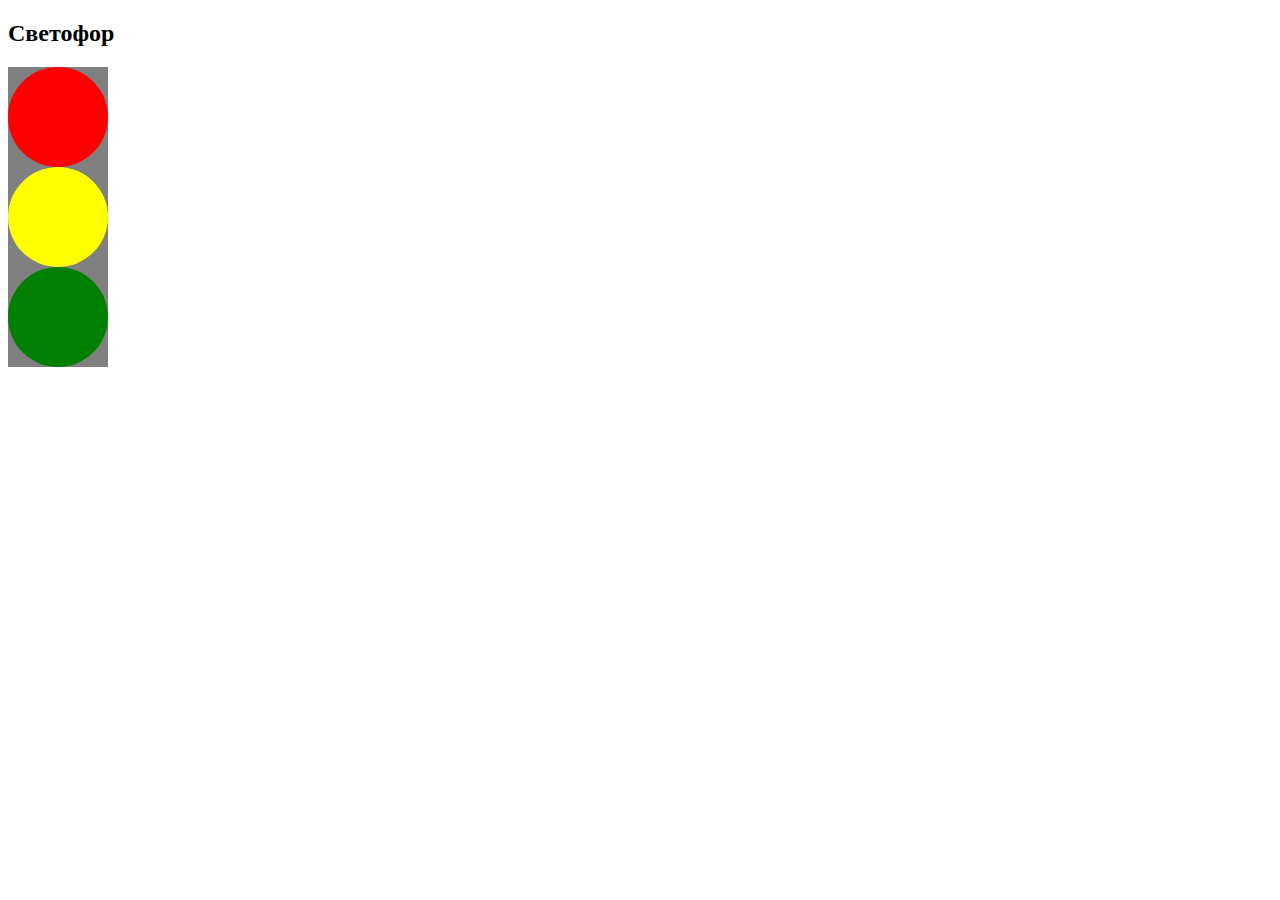
<file: dz 7/index.html>
<!DOCTYPE html>
<html lang="en">
<head>
    <link rel="stylesheet" href="style.css">
    <meta charset="UTF-8">
    <title>Title</title>
</head>
<body>
    <h2>Светофор</h2>
    <div id="box">
        <div id="red"></div>
        <div id="yellow"></div>
        <div id="green"></div>
    </div>
</body>
<script src="main.js"></script>
</html>
</file>
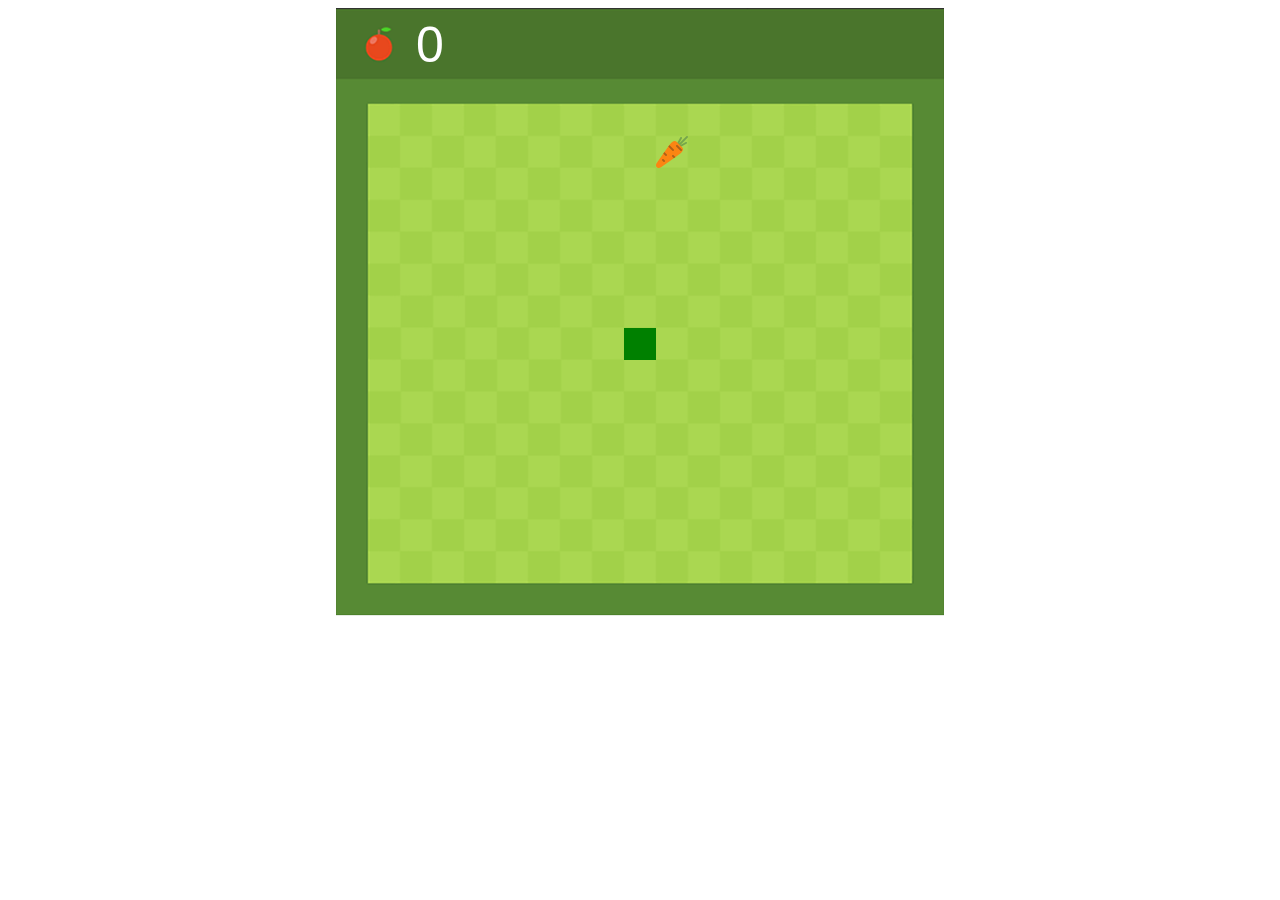
<file: DZ 8/index.html>
<!DOCTYPE html>
<html lang="en">
<head>
    <meta charset="UTF-8">
    <title>Title</title>
    <link rel="stylesheet" href="style.css">
</head>
<body>

<canvas id="game" width="608" height="608"></canvas>

</body>
<script src="main.js"></script>
</html>
</file>
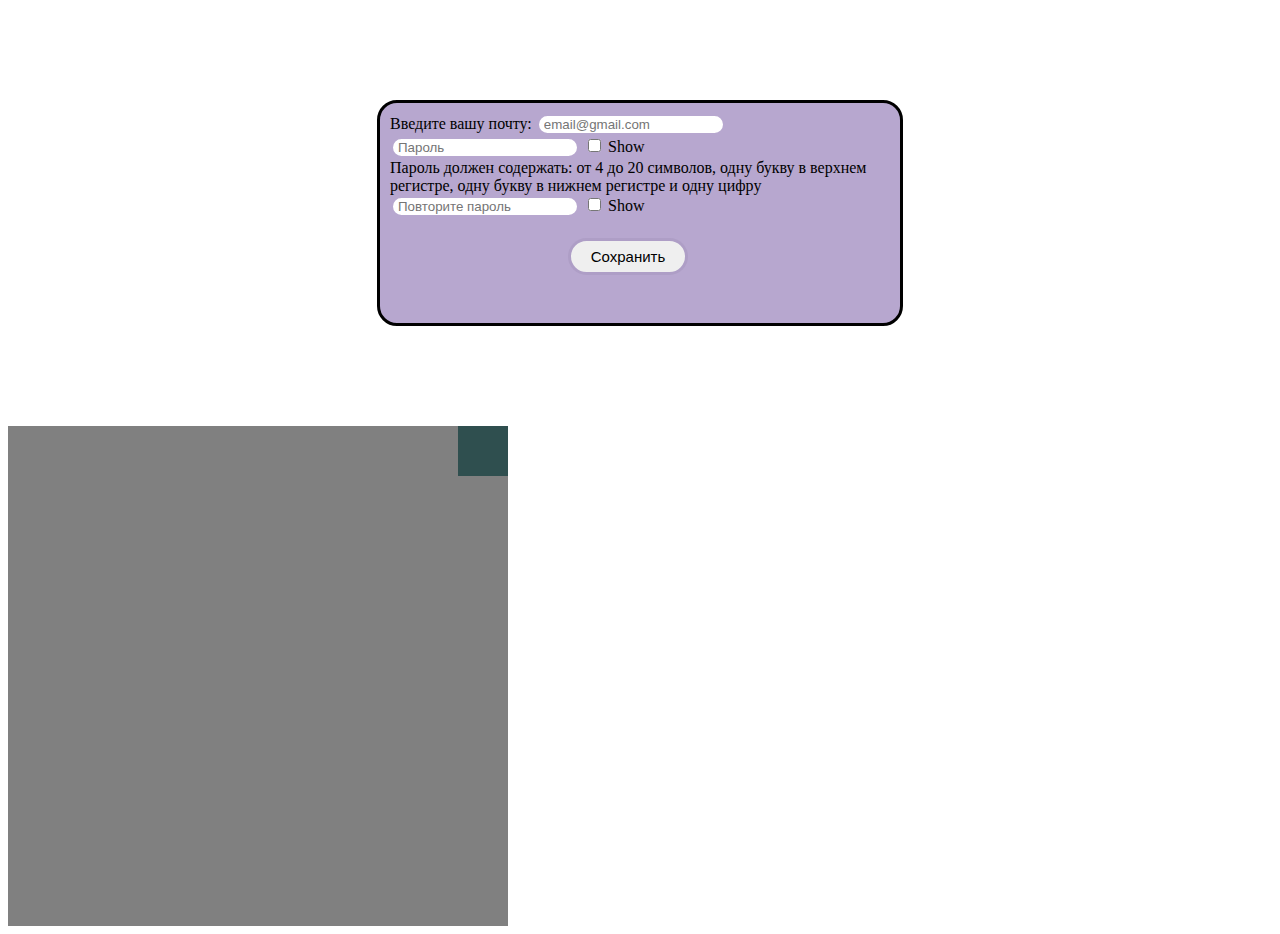
<file: DZ1/index.html>
<!DOCTYPE html>
<html lang="en">
<head>
    <meta charset="UTF-8">
    <title>DZ1</title>
    <link rel="stylesheet" href="style.css">
</head>
<body>
<div class="first">
    <div >
        <label for="email"> Введите вашу почту:</label>
        <input type="email" id="email" placeholder="email@gmail.com">
        <span id="emailCheck"></span>
    </div>
    <div>
        <label for="password"></label>
        <input type="password" id="password" placeholder="Пароль">
        <input type="checkbox" id="checkbox1">
        <label for="checkbox1">Show</label>

        <div>Пароль должен содержать: от 4 до 20 символов, одну букву в верхнем регистре, одну букву в нижнем регистре и одну цифру</div>
        <div id="passwordCheck"></div>
    </div>
    <div>
        <label for="passwordRepeat"></label>
        <input type="password" id="passwordRepeat" placeholder="Повторите пароль">
        <input type="checkbox" id="checkbox2">
        <label for="checkbox2">Show</label>
        <span id="passwordRepeatCheck"></span>
    </div>
    <button id="save">Сохранить</button>
    <div id="saveEnd"></div>
</div>
<div class="second">
    <div class="rel">
        <div class="abs"></div>
    </div>

</div>
</body>
<script src="main.js"></script>
</html>
</file>
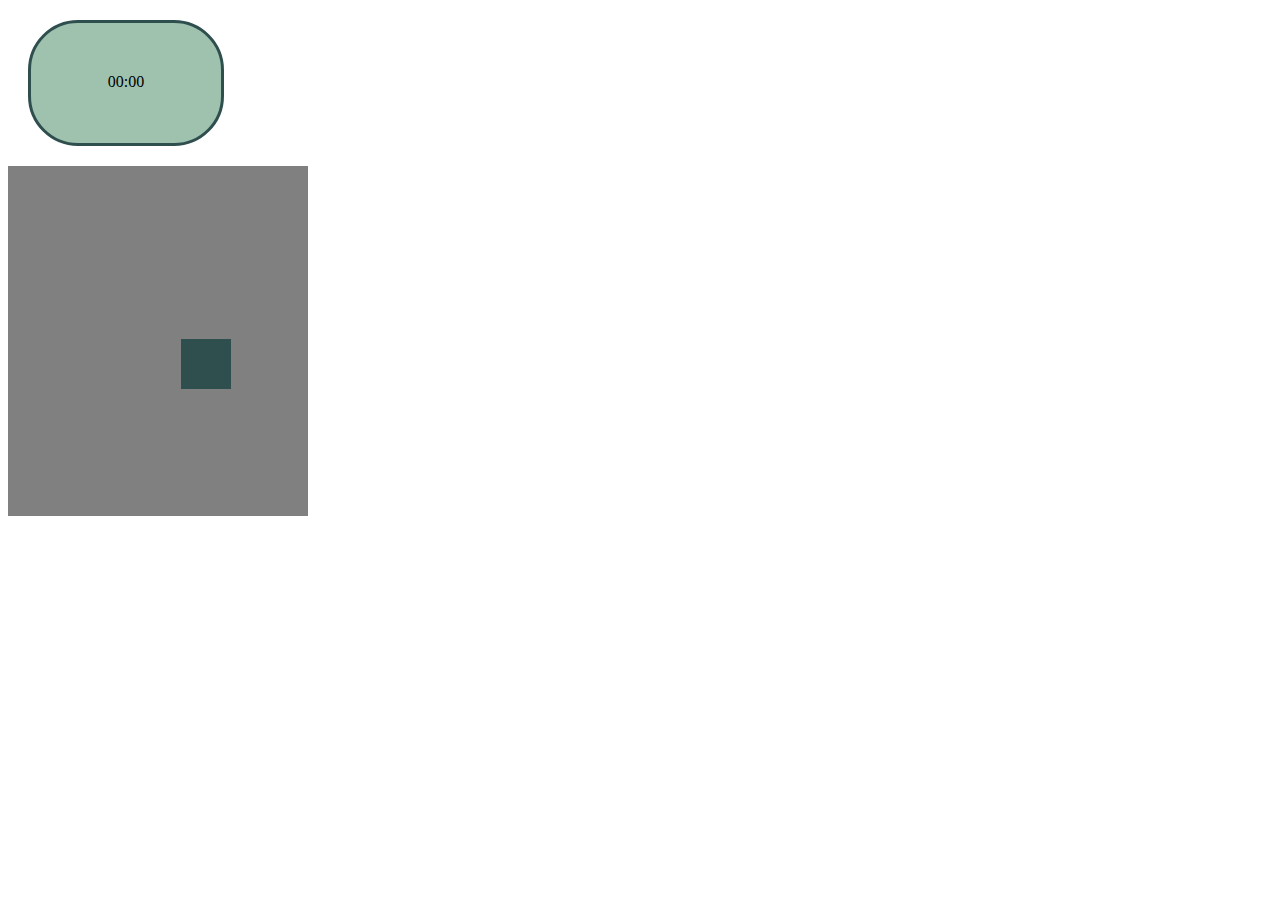
<file: DZ2/index.html>
<!DOCTYPE html>
<html lang="ru">
<head>
    <link rel="stylesheet" href="style.css">
    <meta charset="UTF-8">
    <title>Таймер на JavaScript</title>
</head>
<body>
    <div id="timer">
        <div id="time">00:00</div>
        <div id="alert"></div>
    </div>

    <div class="second">
        <div class="rel">
            <div class="abs"></div>
        </div>
    </div>
</body>
<script src="main.js"></script>
</html>
</file>
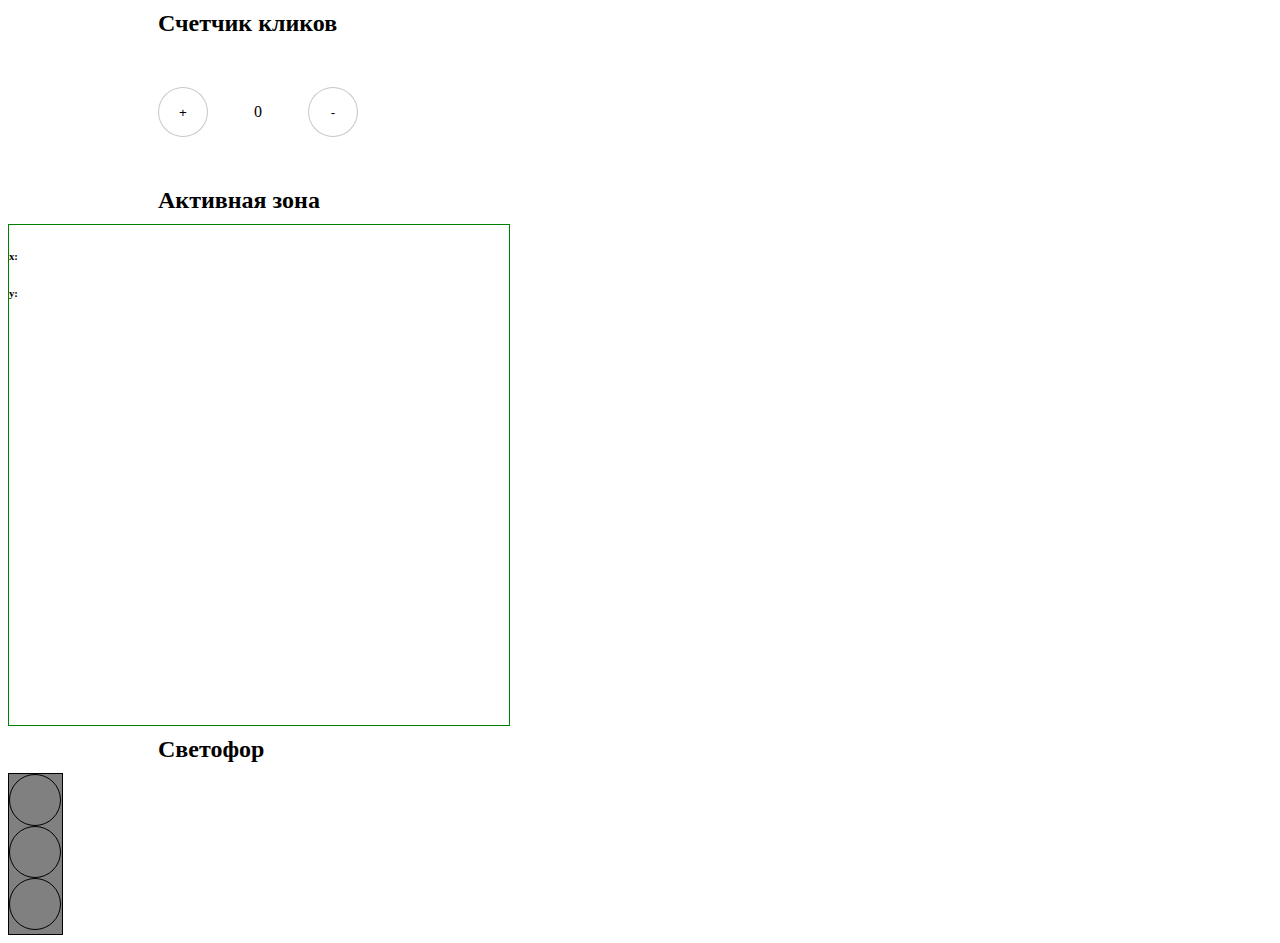
<file: lesson4_DZ/index.html>
<!DOCTYPE html>
<html lang="en">
<head>
    <meta charset="UTF-8">
    <title>Title</title>
    <link rel="stylesheet" href="style.css">
</head>
<body>
    <div class="first">
        <h2>Счетчик кликов</h2>
        <div class="content">

            <button id="incr">+</button>
            <span id="zero">0</span>
            <button id="decr">-</button>
        </div>
    </div>
    <div class="second">
        <h2>Активная зона</h2>
        <div id="block">
            <h6>
                x:
                <span id="posX"></span>
            </h6>
            <h6>
                y:
                <span id="posY"></span>
            </h6>
        </div>

    </div>
    <div class="third">
        <h2>Светофор</h2>
        <div id="lights">

            <div id="red"></div>
            <div id="yellow"></div>
            <div id="green"></div>
        </div>
    </div>
</body>
<script src="main.js"></script>
</html>
</file>
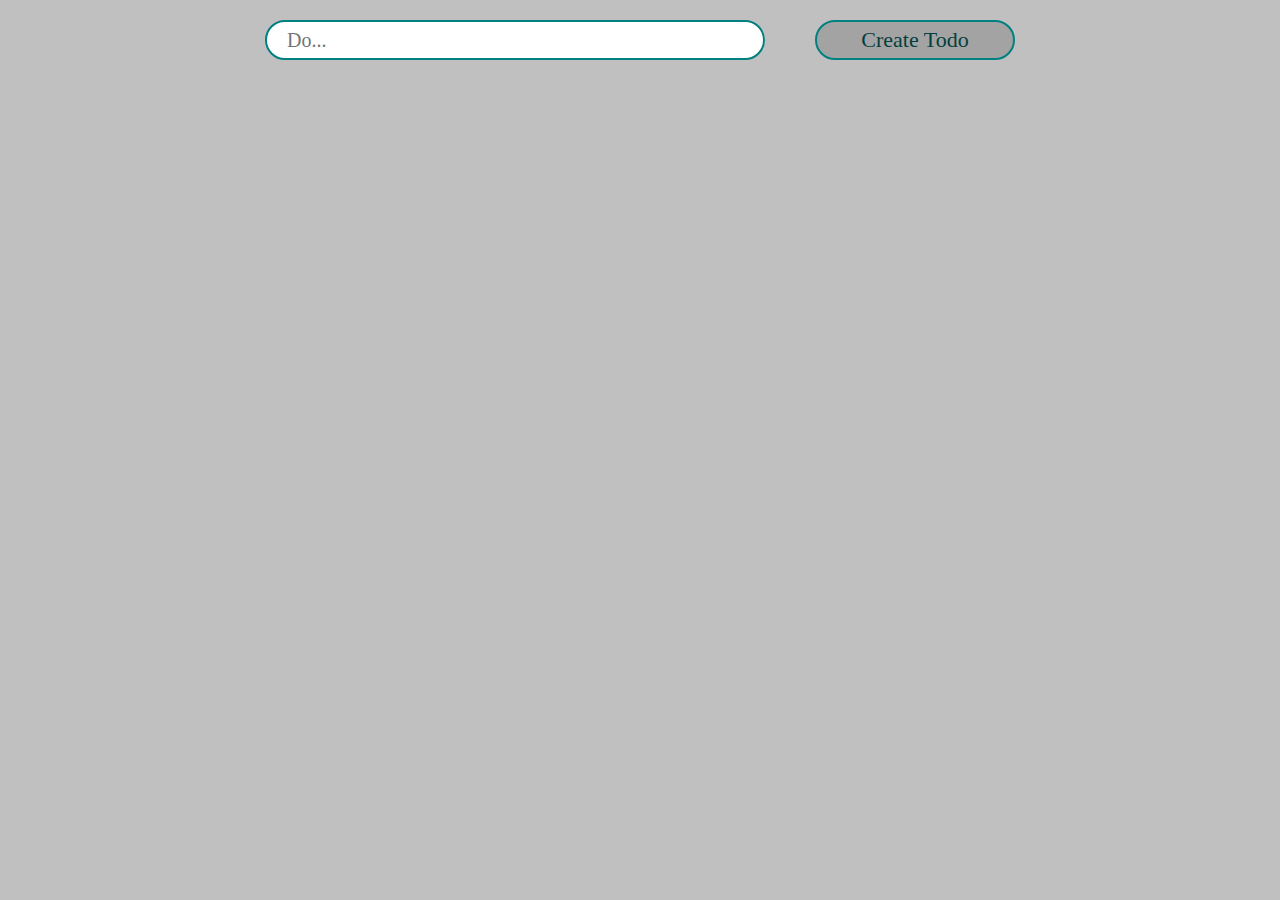
<file: lesson5 DZ/index.html>
<!DOCTYPE html>
<html lang="en">
<head>
  <meta charset="UTF-8">
  <title>Title</title>
  <link rel="stylesheet" href="style.css">
</head>
<body>

<div class="todo">
  <input type="text" id="input" placeholder="Do...">
  <button id="create_button">Create Todo</button>
</div>

<div id="todo_list">

</div>


</body>
<script src="main.js"></script>
</html>
</file>
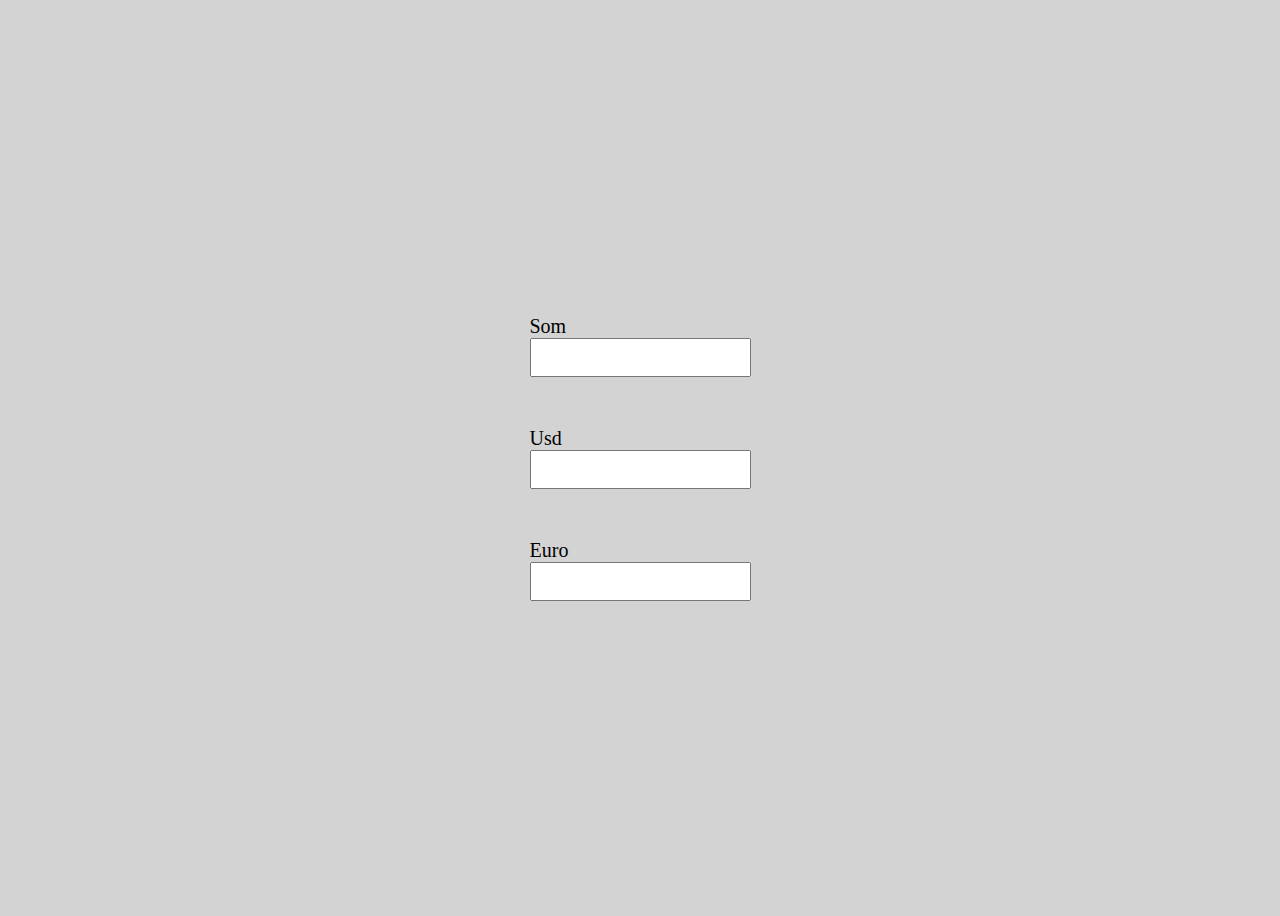
<file: lesson5/index.html>
<!DOCTYPE html>
<html lang="en">
<head>
    <meta charset="UTF-8">
    <title>Title</title>
  <link rel="stylesheet" href="style.css">
</head>
<body>
    <div class="wrapper">
        <div class="som">
            <label for="som">Som</label>
            <input type="number" id="som">
        </div>
        <div class="usd">
            <label for="usd">Usd</label>
            <input type="number" id="usd">
        </div>
        <div class="euro">
            <label for="euro">Euro
            </label>
            <input type="number" id="euro">
        </div>
    </div>
</body>
<script src="main.js"></script>
</html>
</file>
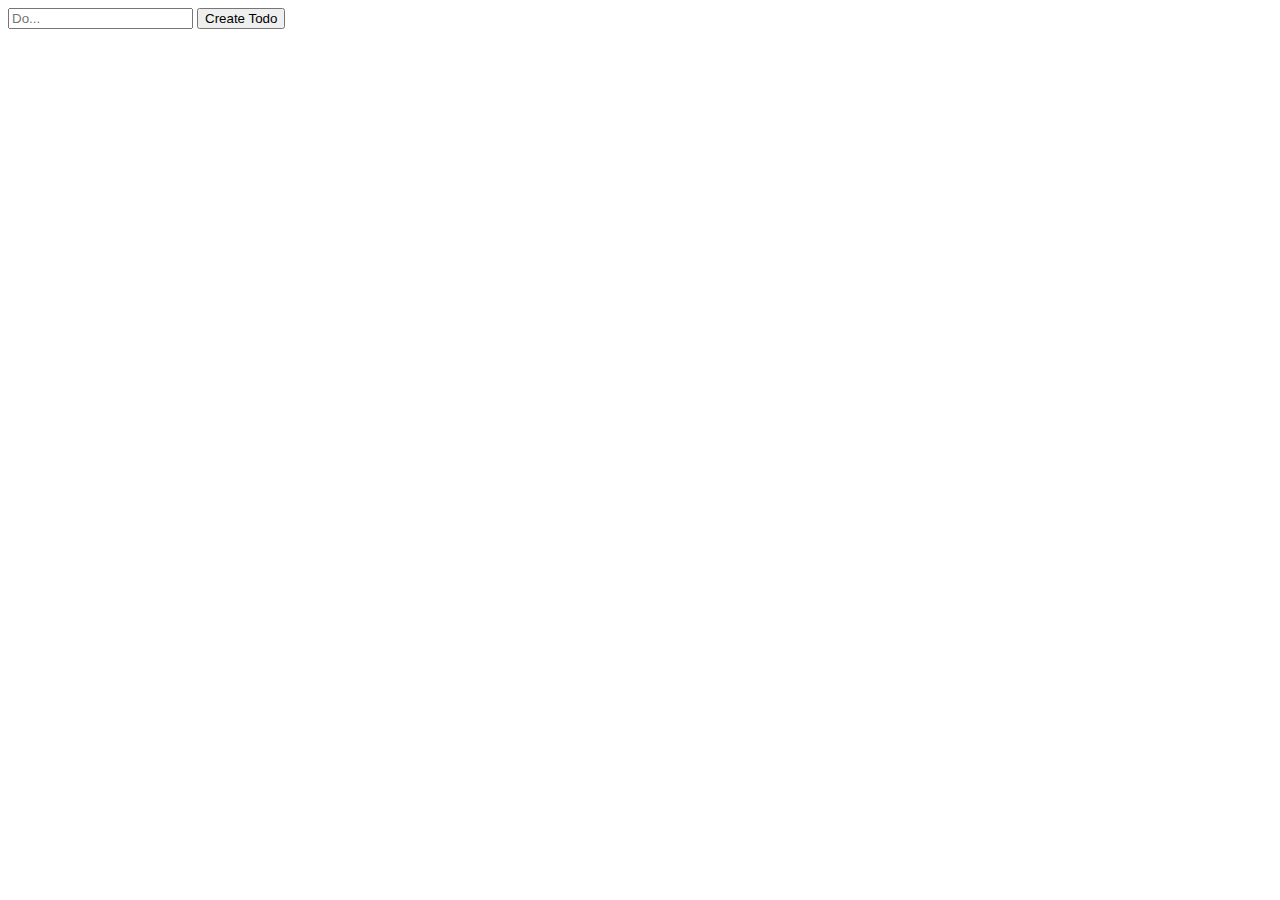
<file: lesson6 DZ/index.html>
<!DOCTYPE html>
<html lang="en">
<head>
  <meta charset="UTF-8">
  <title>Title</title>
</head>
<body>
  <div class="todo">
    <input type="text" id="input" placeholder="Do...">
    <button id="create_button">Create Todo</button>
  </div>
    <div class="exit"> </div>


</body>
<script src="main.js"></script>
</html>
</file>
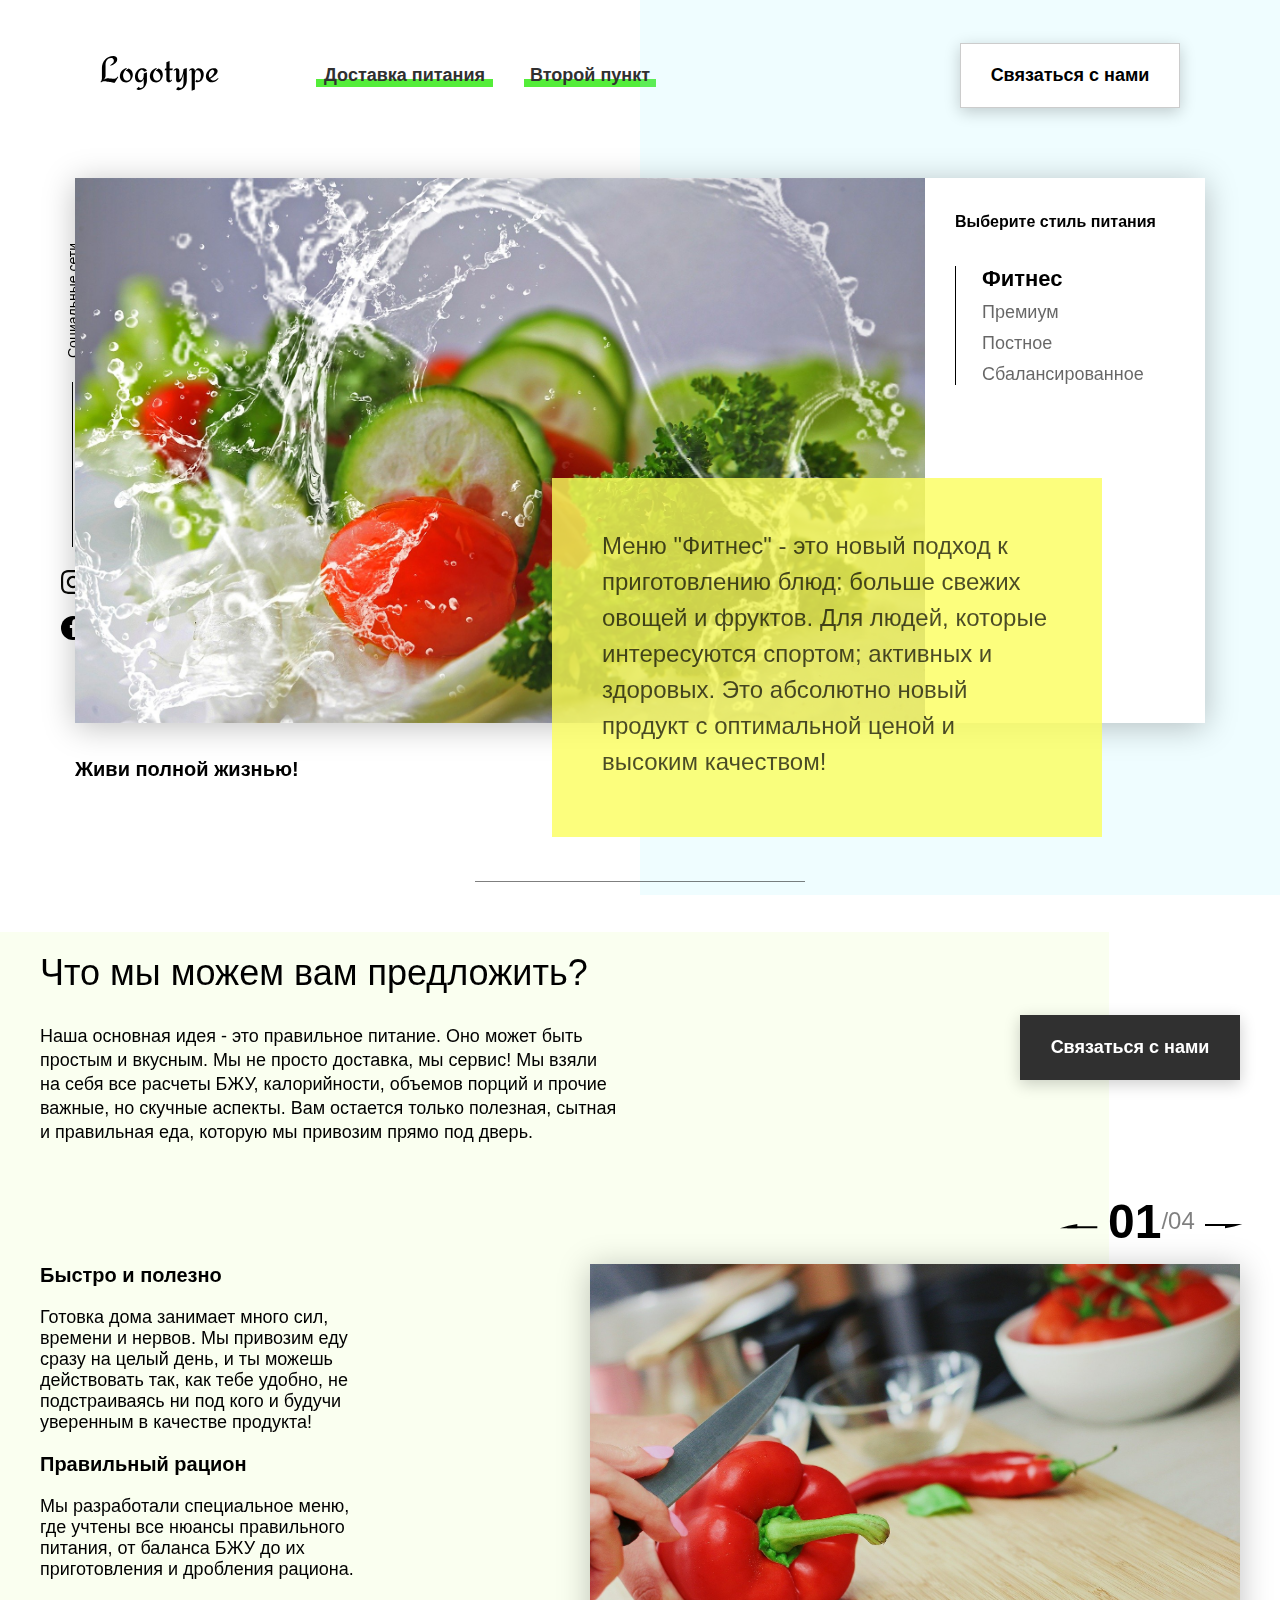
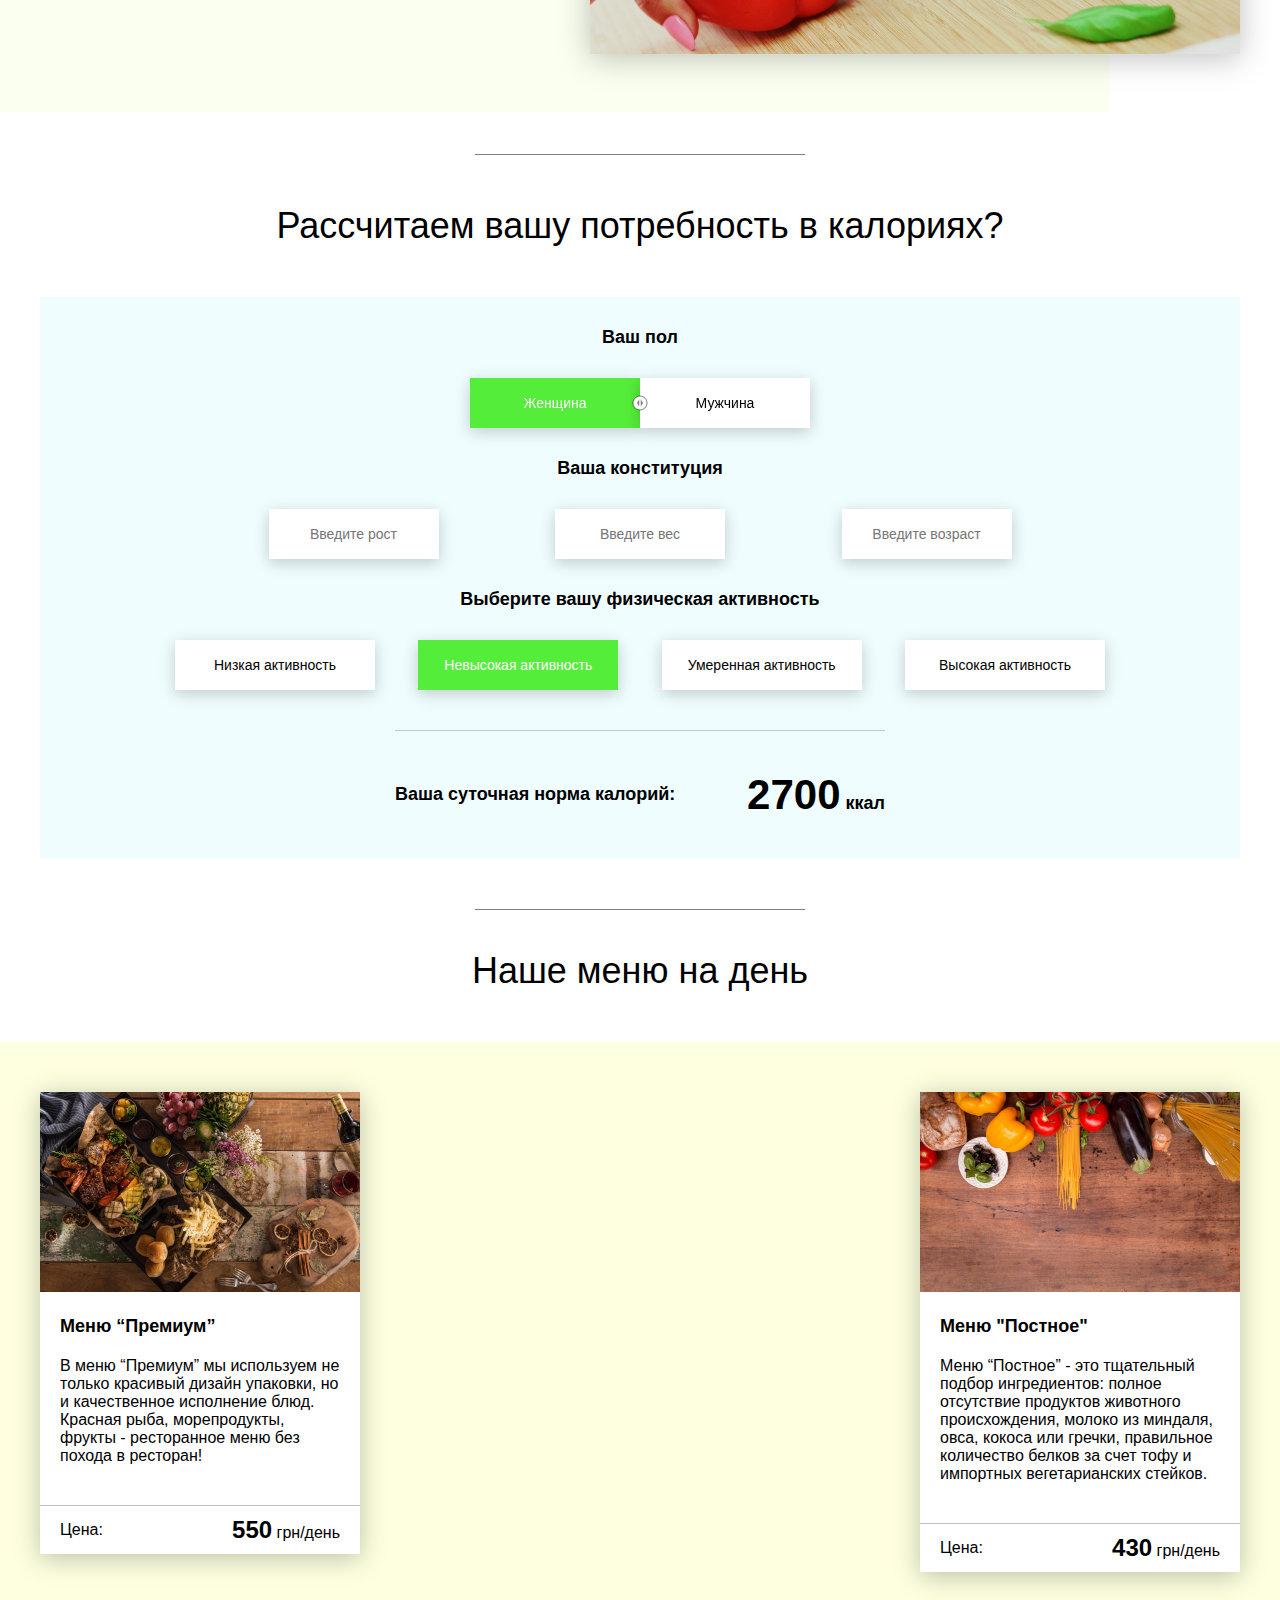
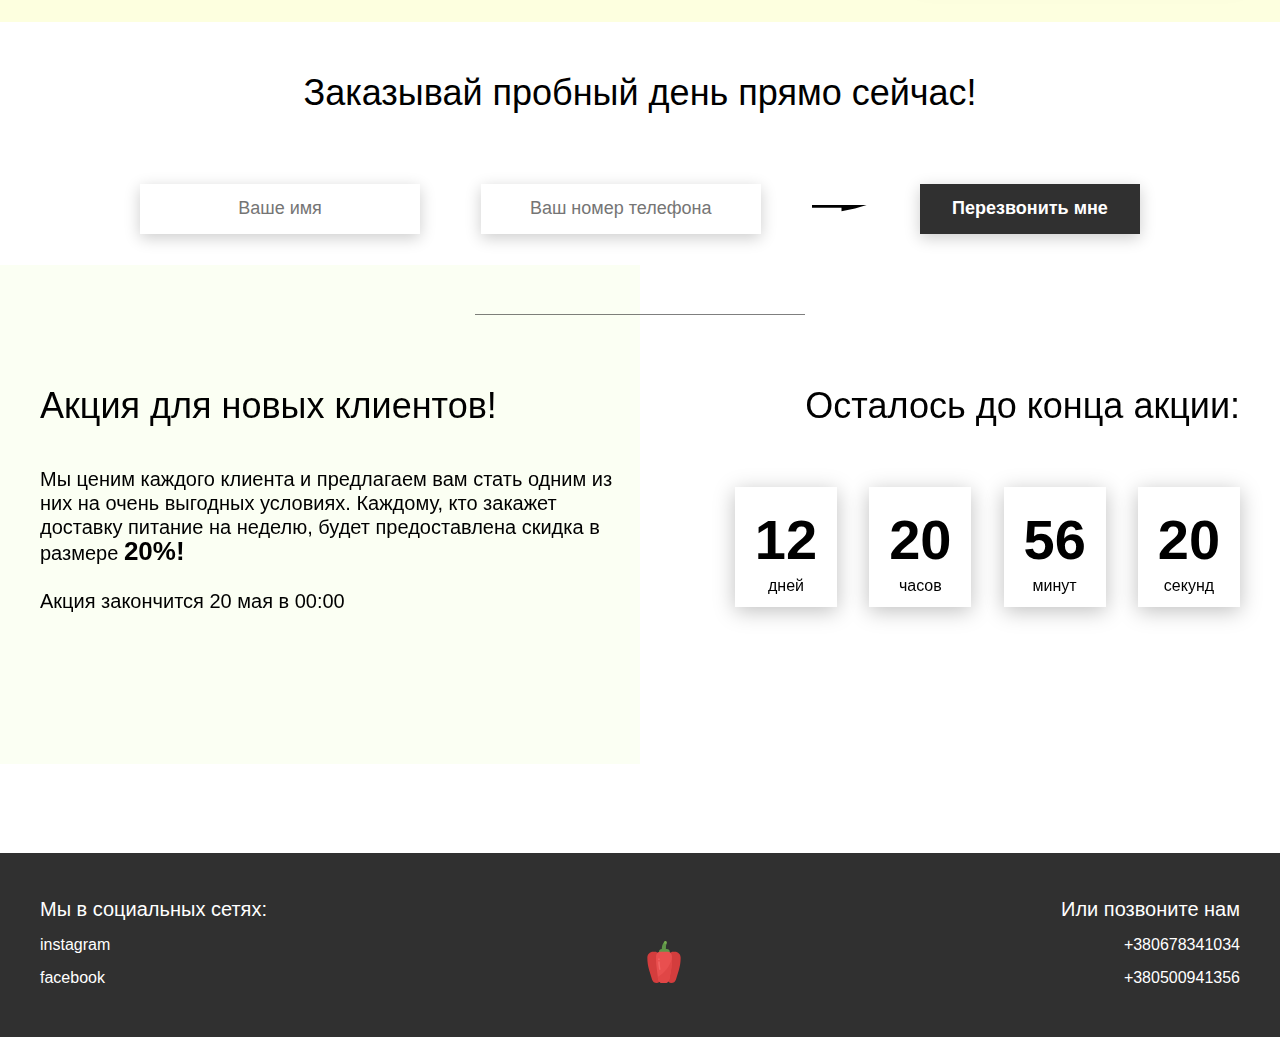
<file: проект/example/index.html>
<!DOCTYPE html>
<html lang="en">
<head>
	<meta charset="UTF-8">
	<meta name="viewport" content="width=device-width, initial-scale=1.0">
	<title>Food</title>
	<link rel="stylesheet" href="css/style.css">
</head>
<body>
<header class="header">
	<div class="header__left-block">
		<div class="header__logo">
			<img src="icons/logo.svg" alt="Логотип">
		</div>
		<nav class="header__links">
			<a href="#" class="header__link">Доставка питания</a>
			<a href="#" class="header__link">Второй пункт</a>
		</nav>
	</div>
	<div class="header__right-block">
		<button data-modal class="btn btn_white">Связаться с нами</button>
	</div>
</header>

<div class="sidepanel">
	<div class="sidepanel__text"><span>Социальные сети</span></div>
	<div class="sidepanel__divider"></div>
	<a href="#" class="sidepanel__icon">
		<img src="icons/instagram.svg" alt="instagram">
	</a>
	<a href="#" class="sidepanel__icon">
		<img src="icons/facebook.svg" alt="facebook">
	</a>
</div>

<div class="preview">
	<div class="bgc_blue"></div>
	<div class="container">
		<div class="tabcontainer">
			<div class="tabcontent">
				<img src="img/tabs/vegy.jpg" alt="vegy">
				<div class="tabcontent__descr">
					Меню "Фитнес" - это новый подход к приготовлению блюд: больше свежих овощей и фруктов. Для людей,
					которые интересуются спортом; активных и здоровых. Это абсолютно новый продукт с оптимальной ценой и
					высоким качеством!
				</div>
			</div>
			<div class="tabcontent">
				<img src="img/tabs/elite.jpg" alt="elite">
				<div class="tabcontent__descr">
					Меню “Премиум” - мы используем не только красивый дизайн упаковки, но и качественное исполнение
					блюд. Красная рыба, морепродукты, фрукты - ресторанное меню без похода в ресторан!
				</div>
			</div>
			<div class="tabcontent">
				<img src="img/tabs/post.jpg" alt="post">
				<div class="tabcontent__descr">
					Наше специальное “Постное меню” - это тщательный подбор ингредиентов: полное отсутствие продуктов
					животного происхождения. Полная гармония с собой и природой в каждом элементе! Все будет Ом!
				</div>
			</div>
			<div class="tabcontent">
				<img src="img/tabs/hamburger.jpg" alt="vegy">
				<div class="tabcontent__descr">
					Меню "Сбалансированное" - это соответствие вашего рациона всем научным рекомендациям. Мы тщательно
					просчитываем вашу потребность в к/б/ж/у и создаем лучшие блюда для вас.
				</div>
			</div>
			<div class="tabheader">
				<h3>Выберите стиль питания</h3>
				<div class="tabheader__items">
					<div class="tabheader__item tabheader__item_active">Фитнес</div>
					<div class="tabheader__item">Премиум</div>
					<div class="tabheader__item">Постное</div>
					<div class="tabheader__item">Сбалансированное</div>
				</div>
			</div>
		</div>
		<div class="preview__life">Живи полной жизнью!</div>
	</div>
</div>

<div class="divider"></div>

<div class="offer">
	<div class="bgc_y"></div>
	<div class="container">
		<div class="offer__text">
			<h2 class="title">Что мы можем вам предложить?</h2>
			<div class="offer__descr">
				Наша основная идея - это правильное питание. Оно может быть простым и вкусным. Мы не просто доставка, мы
				сервис! Мы взяли на себя все расчеты БЖУ, калорийности, объемов порций и прочие важные, но скучные
				аспекты. Вам остается только полезная, сытная и правильная еда, которую мы привозим прямо под дверь.
			</div>
		</div>
		<div class="offer__action">
			<button data-modal class="btn btn_dark">Связаться с нами</button>
		</div>
	</div>
	<div class="container">
		<div class="offer__advantages">
			<h2>Быстро и полезно</h2>
			<div class="offer__advantages-text">
				Готовка дома занимает много сил, времени и нервов. Мы привозим еду сразу на целый день, и ты можешь
				действовать так, как тебе удобно, не подстраиваясь ни под кого и будучи уверенным в качестве продукта!
			</div>
			<h2>Правильный рацион</h2>
			<div class="offer__advantages-text">
				Мы разработали специальное меню, где учтены все нюансы правильного питания, от баланса БЖУ до их
				приготовления и дробления рациона.
			</div>
		</div>
		<div class="offer__slider">
			<div class="offer__slider-counter">
				<div class="offer__slider-prev">
					<img src="icons/left.svg" alt="prev">
				</div>
				<span id="current">03</span>
				/
				<span id="total">04</span>
				<div class="offer__slider-next">
					<img src="icons/right.svg" alt="next">
				</div>
			</div>
			<div class="offer__slider-wrapper">
				<div class="offer__slide">
					<img src="img/slider/pepper.jpg" alt="pepper">
				</div>
				<div class="offer__slide">
					<img src="img/slider/food-12.jpg" alt="food">
				</div>
				<div class="offer__slide">
					<img src="img/slider/olive-oil.jpg" alt="oil">
				</div>
				<div class="offer__slide">
					<img src="img/slider/paprika.jpg" alt="paprika">
				</div>
			</div>
		</div>
	</div>
</div>

<div class="divider"></div>

<div class="calculating">
	<div class="container">
		<h2 class="title">Рассчитаем вашу потребность в калориях?
		</h2>
		<div class="calculating__field">
			<div class="calculating__subtitle">
				Ваш пол
			</div>
			<div class="calculating__choose" id="gender">
				<div class="calculating__choose-item calculating__choose-item_active">Женщина</div>
				<div class="calculating__choose-item">Мужчина</div>
			</div>

			<div class="calculating__subtitle">
				Ваша конституция
			</div>
			<div class="calculating__choose calculating__choose_medium">
				<input type="text" id="height" placeholder="Введите рост" class="calculating__choose-item">
				<input type="text" id="weight" placeholder="Введите вес" class="calculating__choose-item">
				<input type="text" id="age" placeholder="Введите возраст" class="calculating__choose-item">
			</div>

			<div class="calculating__subtitle">
				Выберите вашу физическая активность
			</div>
			<div class="calculating__choose calculating__choose_big">
				<div id="low" class="calculating__choose-item">Низкая активность</div>
				<div id="small" class="calculating__choose-item calculating__choose-item_active">Невысокая активность
				</div>
				<div id="medium" class="calculating__choose-item">Умеренная активность</div>
				<div id="high" class="calculating__choose-item">Высокая активность</div>
			</div>

			<div class="calculating__divider"></div>

			<div class="calculating__total">
				<div class="calculating__subtitle">
					Ваша суточная норма калорий:
				</div>
				<div class="calculating__result">
					<span>2700</span> ккал
				</div>
			</div>
		</div>
	</div>
</div>

<div class="divider"></div>

<div class="menu">
	<h2 class="title">Наше меню на день</h2>

	<div class="menu__field">
		<div id="cardWrapper" class="container">
			<div class="menu__item">
				<img src="img/tabs/elite.jpg" alt="elite">
				<h3 class="menu__item-subtitle">Меню “Премиум”</h3>
				<div class="menu__item-descr">В меню “Премиум” мы используем не только красивый дизайн упаковки, но и
					качественное исполнение блюд. Красная рыба, морепродукты, фрукты - ресторанное меню без похода в
					ресторан!
				</div>
				<div class="menu__item-divider"></div>
				<div class="menu__item-price">
					<div class="menu__item-cost">Цена:</div>
					<div class="menu__item-total"><span>550</span> грн/день</div>
				</div>
			</div>
			<div class="menu__item">
				<img src="img/tabs/post.jpg" alt="post">
				<h3 class="menu__item-subtitle">Меню "Постное"</h3>
				<div class="menu__item-descr">Меню “Постное” - это тщательный подбор ингредиентов: полное отсутствие
					продуктов животного происхождения, молоко из миндаля, овса, кокоса или гречки, правильное количество
					белков за счет тофу и импортных вегетарианских стейков.
				</div>
				<div class="menu__item-divider"></div>
				<div class="menu__item-price">
					<div class="menu__item-cost">Цена:</div>
					<div class="menu__item-total"><span>430</span> грн/день</div>
				</div>
			</div>
		</div>
	</div>
</div>

<div class="order">
	<div class="container">
		<div class="title">Заказывай пробный день прямо сейчас!</div>
		<form action="#" class="order__form">
			<input required placeholder="Ваше имя" name="name" type="text" class="order__input">
			<input required placeholder="Ваш номер телефона" name="phone" type="phone" class="order__input">
			<img src="icons/right.svg" alt="right">
			<button class="btn btn_dark btn_min">Перезвонить мне</button>
		</form>
	</div>
</div>

<div class="divider"></div>

<div class="promotion">
	<div class="bgc_y"></div>
	<div class="container">
		<div class="promotion__text">
			<div class="title">Акция для новых клиентов!</div>
			<div class="promotion__descr">
				Мы ценим каждого клиента и предлагаем вам стать одним из них на очень выгодных условиях.
				Каждому, кто закажет доставку питание на неделю, будет предоставлена скидка в размере <span>20%!</span>
				<br><br>
				Акция закончится 20 мая в 00:00
			</div>
		</div>
		<div class="promotion__timer">
			<div class="title">Осталось до конца акции:</div>
			<div class="timer">
				<div class="timer__block">
					<span id="days">12</span>
					дней
				</div>
				<div class="timer__block">
					<span id="hours">20</span>
					часов
				</div>
				<div class="timer__block">
					<span id="minutes">56</span>
					минут
				</div>
				<div class="timer__block">
					<span id="seconds">20</span>
					секунд
				</div>
			</div>
		</div>
	</div>
</div>

<footer class="footer">
	<div class="container">
		<div class="social">
			<div class="subtitle">Мы в социальных сетях:</div>
			<a href="#" class="link">instagram</a>
			<a href="#" class="link">facebook</a>
		</div>
		<div class="pepper">
			<img src="icons/veg.svg" alt="pepper">
		</div>
		<div class="call">
			<div class="subtitle">Или позвоните нам</div>
			<a href="#" class="link">+380678341034</a>
			<a href="#" class="link">+380500941356</a>
		</div>
	</div>
</footer>

<div class="modal">
	<div class="modal__dialog">
		<div class="modal__content">
			<form action="#">
				<div class="modal__close">&times;</div>
				<div class="modal__title">Мы свяжемся с вами как можно быстрее!</div>
				<input required placeholder="Ваше имя" name="name" type="text" class="modal__input">
				<input required placeholder="Ваш номер телефона" name="phone" type="phone" class="modal__input">
				<button class="btn btn_dark btn_min">Перезвонить мне</button>
			</form>
		</div>
	</div>
</div>
<script src="js/app.js"></script>
</body>
</html>
</file>
<file: dz 7/style.css>
#box{
    width: 100px;
    height: 300px;
    background-color: grey;
}
</file>
<file: DZ 8/style.css>
canvas {
    display: block;
    margin: 0 auto;
}

body {
    display: flex;
    justify-content: center;
    align-items: center;
    position: relative;
}

.modal {
    width: 500px;
    height: 300px;
    background: rgba(255, 255, 255, 0.46);
    position: absolute;
    /*background: white;*/
    border-radius: 30px;
}
h3{
    text-align: center;
    color: green;
}
button{
    display: block;
    margin: 10px auto;
    background-color: rgba(14, 103, 55, 0.4);
    border-radius: 20px;
    border-color: green;
    height: 30px;
    width: 150px;
    font-family: Georgia, serif;
}
</file>
<file: DZ1/style.css>
.first{
    width: 500px;
    height: 200px;
    background-color: rgba(95, 59, 148, 0.45);
    margin: 100px auto;
    padding: 10px;
    border-radius: 20px;
    border: solid black;
}
input{
    border-radius: 20px;
    border: solid rgba(95, 59, 148, 0.45);
    padding-left: 5px;
}
#passwordCheckCheck{
    background-color: black;
    width: 50px;
    height: 20px;
}
button{
    border-radius: 200px;
    border: solid rgba(95, 59, 148, 0.45);
    margin: 20px 178px;
    width: 120px;
    height: 37px;
    font-size: 15px;

}
.rel{
    position: relative;
    width: 500px;
    height: 500px;
    background-color: grey;
}
.abs{
    position: absolute;
    width: 50px;
    height: 50px;
    background-color: darkslategray;
    top: 0;
    left: 0;
}
</file>
<file: DZ2/style.css>
.rel{
    position: relative;
    width: 400px;
    height: 300px;
    background-color: grey;
}
.abs{
    position: absolute;
    width: 50px;
    height: 50px;
    background-color: darkslategray;
}

#timer{
    width: 150px;
    height: 20px;
    text-align: center;
    padding: 50px 20px;
    background-color: rgba(14, 103, 55, 0.4);
    border: darkslategray solid;
    border-radius: 50px;
    margin: 20px;
}
</file>
<file: lesson4_DZ/style.css>
.content{
    display: flex;
    justify-content: space-between;
    width: 200px;
    margin: 50px 150px;
    align-items: center;
}
h2{
    margin: 10px 150px;
}
button{
    height: 50px;
    width: 50px;
    background-color: white;
    color: black;
    border-radius: 50px;
    border: 1px solid rgba(128, 128, 128, 0.45);
}
#incr:active {
    background-color: green;
}
#decr:active {
    background-color: red;
}
#block{
    width: 500px;
    height: 500px;
    border: 1px  solid green;
}
#lights div{
    width: 50px;
    height: 50px;
    border: 1px  solid black;
    border-radius: 50px;
}
#lights{
    width: 53px;
    height: 160px;
    border: 1px  solid black;
    background-color: grey;
}
</file>
<file: lesson5 DZ/style.css>
* {
    margin: 0;
    padding: 0;
    box-sizing: border-box;
}

body {
    background-color: silver;
    padding: 20px;
}

.todo {
    display: flex;
    align-items: center;
    justify-content: space-between;
    width: 750px;
    margin: 0 auto;
}

input {
    border: 2px solid teal;
    font-size: 20px;
    height: 40px;
    width: 500px;
    padding-left: 20px;
    font-family: "Times New Roman", serif;
    border-radius: 20px;
}

#create_button {
    width: 200px;
    height: 40px;
    border: 2px solid teal;
    cursor: pointer;
    background: rgba(128, 128, 128, 0.45);
    font-size: 22px;
    font-family: "Times New Roman", serif;
    border-radius: 20px;
    color: #033f3f;
}

#todo_list {
    margin: 0 auto;
    width: 750px;
}

.block_text {
    width: 100%;
    border: 2px solid teal;
    padding: 8px;
    margin-top: 10px;
    display: flex;
    justify-content: space-between;
}

h3 {
    font-size: 28px;
    font-family: "Times New Roman", serif; ;
}

span {
    display: block;
    width: 50px;
    height: 50px;
    border: 1px solid;
    border-radius: 50%;
}
.buttons {
    display: flex;
    justify-content: space-between;
    align-items: center;
    width: 320px;
}
.delButton {
    width: 150px;
    height: 40px;
    border: 2px solid white;
    cursor: pointer;
    background: #3b9461;
    font-size: 20px;
    border-radius: 20px;
    color: white;
    text-align: center;
}

.edit{
    background: rgba(255, 196, 0, 0.58);
    width: 150px;
    height: 40px;
    border: 2px solid white;
    cursor: pointer;
    font-size: 20px;
    border-radius: 20px;
    color: #ffffff;
    text-align: center;
    font-family:  "Times New Roman", serif;
}
</file>
<file: lesson5/style.css>
body{
    display: flex;
    align-items: center;
    justify-content: center;
    height: 100vh;
    background-color: lightgray;
}
.wrapper > div{
    display: flex;
    flex-direction: column;
}

.usd{
    margin-top: 50px;
}
.euro{
    margin-top: 50px;
}


input{
    padding: 10px 20px;
}

label{
    font-size: 20px;
}
</file>
<file: проект/example/css/style.css>
* {
    box-sizing: border-box;
    margin: 0;
    padding: 0;
    font-family: Roboto, sans-serif;
}

a {
    text-decoration: none;
}

.btn {
    width: 220px;
    height: 65px;
    display: flex;
    justify-content: center;
    align-items: center;
    background-color: #fff;
    font-size: 18px;
    font-weight: 700;
    border: 1px solid rgba(0, 0, 0, 0.2);
    box-shadow: 0 4px 15px rgba(0, 0, 0, 0.2);
    cursor: pointer;
    transition: 0.3s all;
    outline: 0;
}

.btn_white {
    background-color: #fff;
}

.btn_dark {
    background-color: #303030;
    color: #fff;
    border: none;
}

.btn_min {
    height: 50px;
}

.btn:hover {
    box-shadow: 0 4px 30px rgba(0, 0, 0, 0.3);
}

.container {
    max-width: 1200px;
    margin: 0 auto;
}

.divider {
    width: 330px;
    height: 1px;
    margin: 0 auto;
    background-color: rgba(0, 0, 0, 0.5);
}

.title {
    font-size: 36px;
    font-weight: 400;
}

.header {
    display: flex;
    justify-content: space-between;
    align-items: center;
    height: 150px;
    padding: 0 100px;
}

.header__left-block {
    display: flex;
    justify-content: space-between;
    min-width: 550px;
}

.header__logo {
    max-width: 170px;
}

.header__logo img {
    width: 100%;
}

.header__links {
    display: flex;
    align-items: center;
}

.header__link {
    position: relative;
    margin-right: 45px;
    font-weight: 700;
    font-size: 18px;
    color: #303030;
}

.header__link:after {
    content: "";
    position: absolute;
    display: block;
    width: 110%;
    left: -5%;
    bottom: -1px;
    z-index: -1;
    height: 8px;
    background: #54ed39;
}

.header__link:last-child {
    margin-right: 0;
}

.sidepanel {
    position: fixed;
    left: 60px;
    top: 240px;
    height: 400px;
    width: 25px;
    display: flex;
    flex-direction: column;
    justify-content: space-between;
    align-items: center;
}

.sidepanel__text {
    width: 120px;
    height: 120px;
    font-size: 14px;
}

.sidepanel__text span {
    display: flex;
    transform: rotate(-90deg) translateX(-50px);
}

.sidepanel__divider {
    width: 1px;
    height: 165px;
    background-color: #000;
}

.sidepanel__icon {
    width: 24px;
    height: 24px;
}

.sidepanel__icon img {
    width: 100%;
}

.preview {
    padding: 28px 0 100px 0;
    position: relative;
}

.preview__life {
    font-weight: 700;
    font-size: 20px;
    margin-left: 35px;
    margin-top: 35px;
}

.bgc_blue {
    position: absolute;
    right: 0;
    top: -155px;
    width: 50vw;
    height: 900px;
    background: rgba(146, 242, 255, 0.15);
    z-index: -1;
}

.tabcontainer {
    display: flex;
    width: 1130px;
    margin: 0 auto;
    box-shadow: 0 4px 30px rgba(0, 0, 0, 0.25);
}

.tabcontent {
    width: 850px;
    position: relative;
}

.tabcontent img {
    width: 100%;
    height: 100%;
    object-fit: cover;
}

.tabcontent__descr {
    position: absolute;
    top: 300px;
    right: -177px;
    width: 550px;
    height: 359px;
    background: rgba(251, 254, 93, 0.8);
    padding: 50px;
    font-size: 24px;
    font-weight: 300;
    line-height: 36px;
    color: rgba(0, 0, 0, 0.7);
}

.tabheader {
    width: 280px;
    padding: 35px 30px;
    background-color: #fff;
}

.tabheader h3 {
    font-weight: 700;
    font-size: 16px;
}

.tabheader__items {
    margin-top: 35px;
    padding-left: 26px;
    border-left: 1px solid #000;
}

.tabheader__item {
    font-weight: 700;
    font-size: 18px;
    font-weight: 300;
    margin-top: 10px;
    color: rgba(0, 0, 0, 0.6);
    cursor: pointer;
    transition: 0.3s all;
}

.tabheader__item_active {
    color: #000;
    font-size: 22px;
    font-weight: 700;
}

.offer {
    padding: 70px 0 100px 0;
    position: relative;
}

.offer .container {
    display: flex;
    justify-content: space-between;
}

.offer .bgc_y {
    position: absolute;
    width: 1109px;
    height: 780px;
    background: rgba(243, 255, 222, 0.45);
    z-index: -1;
    top: 50px;
}

.offer__text {
    width: 580px;
}

.offer__descr {
    font-size: 18px;
    margin-top: 30px;
    font-weight: 300;
    line-height: 24px;
}

.offer__action {
    display: flex;
    align-items: center;
    justify-content: flex-end;
}

.offer__advantages {
    width: 330px;
    margin-top: 50px;
}

.offer__advantages h2 {
    font-weight: 700;
    font-size: 20px;
    margin-top: 20px;
}

.offer__advantages h2:first-child {
    margin-top: 70px;
}

.offer__advantages-text {
    margin-top: 20px;
    font-size: 18px;
    font-weight: 300;
    line-height: 21px;
}

.offer__slider {
    width: 650px;
    margin-top: 50px;
    display: flex;
    flex-direction: column;
    align-items: flex-end;
}

.offer__slider-counter {
    display: flex;
    width: 180px;
    align-items: center;
    font-size: 24px;
    color: rgba(0, 0, 0, 0.5);
}

.offer__slider-wrapper {
    width: 100%;
    margin-top: 15px;
    box-shadow: 0 4px 30px rgba(0, 0, 0, 0.25);
}

.offer__slider-prev {
    margin-right: 10px;
    cursor: pointer;
}

.offer__slider-next {
    margin-left: 10px;
    cursor: pointer;
}

.offer__slider #current {
    font-size: 48px;
    font-weight: 700;
    color: #000;
}

.offer__slide {
    width: 100%;
    height: 390px;
}

.offer__slide img {
    width: 100%;
    height: 100%;
    object-fit: cover;
}

.calculating {
    padding: 50px 0;
}

.calculating .title {
    text-align: center;
}

.calculating__field {
    width: 100%;
    margin-top: 50px;
    background: rgba(146, 242, 255, 0.15);
    padding: 30px 0 40px 0;
}

.calculating__subtitle {
    text-align: center;
    font-size: 18px;
    font-weight: 700;
    margin-top: 30px;
}

.calculating__subtitle:first-child {
    margin-top: 0;
}

.calculating #gender:after {
    content: "";
    position: absolute;
    top: 50%;
    transform: translateY(-50%);
    display: block;
    width: 16px;
    height: 16px;
    background: url(../icons/switch.svg) center center/cover no-repeat;
}

.calculating__choose {
    position: relative;
    display: flex;
    margin-top: 30px;
    justify-content: center;
}

.calculating__choose-item {
    display: flex;
    align-items: center;
    justify-content: center;
    width: 170px;
    height: 50px;
    padding: 0 10px;
    background: #fff;
    box-shadow: 0 4px 15px rgba(0, 0, 0, 0.2);
    border: none;
    text-align: center;
    font-size: 14px;
    cursor: pointer;
    outline: 0;
    transition: 0.3s all;
}

.calculating__choose-item_active {
    color: #fff;
    background-color: #54ed39;
}

.calculating__choose_medium {
    width: 743px;
    justify-content: space-between;
    margin: 30px auto 0 auto;
}

.calculating__choose_big {
    width: 930px;
    justify-content: space-between;
    margin: 30px auto 0 auto;
}

.calculating__choose_big .calculating__choose-item {
    width: 200px;
}

.calculating__divider {
    width: 490px;
    height: 1px;
    margin: 40px auto;
    background-color: rgba(0, 0, 0, 0.2);
}

.calculating__total {
    width: 490px;
    margin: 0 auto;
    display: flex;
    justify-content: space-between;
    align-items: center;
}

.calculating__result {
    font-size: 18px;
    font-weight: 700;
}

.calculating__result span {
    font-size: 42px;
}

.menu {
    padding: 40px 0 50px 0;
}

.menu .container {
    display: flex;
    justify-content: space-between;
    align-items: flex-start;
}

.menu .title {
    text-align: center;
}

.menu__field {
    margin-top: 50px;
    padding: 50px 0;
    width: 100%;
    background: rgba(249, 254, 126, 0.25);
}

.menu__item {
    width: 320px;
    min-height: 450px;
    background: #fff;
    box-shadow: 0 4px 25px rgba(0, 0, 0, 0.25);
    font-size: 16px;
    font-weight: 300;
}

.menu__item img {
    width: 100%;
    height: 200px;
    object-fit: cover;
}

.menu__item-subtitle {
    font-weight: 700;
    font-size: 18px;
    padding: 0 20px;
    margin-top: 20px;
}

.menu__item-descr {
    margin-top: 20px;
    padding: 0 20px;
}

.menu__item-divider {
    width: 100%;
    height: 1px;
    background-color: rgba(0, 0, 0, 0.25);
    margin-top: 40px;
}

.menu__item-price {
    display: flex;
    justify-content: space-between;
    align-items: center;
    padding: 10px 20px;
}

.menu__item-price span {
    font-size: 24px;
    font-weight: 700;
}

.order {
    padding-bottom: 80px;
}

.order .title {
    text-align: center;
}

.order__form {
    margin-top: 70px;
    padding: 0 100px;
    display: flex;
    justify-content: space-between;
    align-items: center;
}

.order__form img {
    transform: scale(1.5);
}

.order__input {
    width: 280px;
    height: 50px;
    background: #fff;
    box-shadow: 0 4px 15px rgba(0, 0, 0, 0.2);
    border: none;
    font-size: 18px;
    text-align: center;
    padding: 0 20px;
    outline: 0;
}

.promotion {
    padding: 70px 0 240px 0;
    position: relative;
}

.promotion .container {
    display: flex;
}

.promotion .bgc_y {
    position: absolute;
    width: 50%;
    height: 499px;
    background: rgba(243, 255, 222, 0.35);
    z-index: -1;
    top: -50px;
    left: 0;
}

.promotion__text {
    width: 50%;
}

.promotion__descr {
    margin-top: 40px;
    font-size: 20px;
    line-height: 24px;
    font-weight: 300;
}

.promotion__descr span {
    font-weight: 700;
    font-size: 26px;
}

.promotion__timer {
    width: 50%;
}

.promotion__timer .title {
    text-align: right;
}

.promotion__timer .timer {
    margin-top: 60px;
    padding-left: 95px;
    display: flex;
    justify-content: space-between;
    align-items: center;
}

.promotion__timer .timer__block {
    width: 102px;
    height: 120px;
    background: #fff;
    box-shadow: 0 4px 20px rgba(0, 0, 0, 0.25);
    font-size: 16px;
    font-weight: 300;
    text-align: center;
}

.promotion__timer .timer__block span {
    display: block;
    margin-top: 20px;
    margin-bottom: 5px;
    font-size: 56px;
    font-weight: 700;
}

.footer {
    min-height: 180px;
    background-color: #303030;
    padding: 45px 0 50px 0;
    color: #fff;
}

.footer .container {
    height: 100%;
    display: flex;
    justify-content: space-between;
    align-items: flex-end;
}

.footer .subtitle {
    font-size: 20px;
}

.footer .link {
    display: block;
    margin-top: 15px;
    font-size: 16px;
    color: #fff;
}

.footer .call {
    text-align: right;
}

.modal {
    position: fixed;
    top: 0;
    left: 0;
    z-index: 1050;
    display: none;
    width: 100%;
    height: 100%;
    overflow: hidden;
    background-color: rgba(0, 0, 0, 0.5);
}

.modal__dialog {
    max-width: 500px;
    margin: 40px auto;
}

.modal__content {
    position: relative;
    width: 100%;
    padding: 40px;
    background-color: #fff;
    border: 1px solid rgba(0, 0, 0, 0.2);
    border-radius: 4px;
    max-height: 80vh;
    overflow-y: auto;
}

.modal__close {
    position: absolute;
    top: 8px;
    right: 14px;
    font-size: 30px;
    color: #000;
    opacity: 0.5;
    font-weight: 700;
    border: none;
    background-color: transparent;
    cursor: pointer;
}

.modal__title {
    text-align: center;
    font-size: 22px;
    text-transform: uppercase;
}

.modal__input {
    display: block;
    margin: 20px auto 20px auto;
    width: 280px;
    height: 50px;
    background: #fff;
    box-shadow: 0 4px 15px rgba(0, 0, 0, 0.2);
    border: none;
    font-size: 18px;
    text-align: center;
    padding: 0 20px;
    outline: 0;
}

.modal .btn {
    display: block;
    width: 280px;
    margin: 0 auto;
}
.hide {
    display: none;
}
.show {
    display: block;
}
.fade {
    animation: fade 1.7s linear;
}

@keyframes fade {
    0% {
        opacity: .1;
    }
    100% {
        opacity: 1;
    }
}

.modalCall200{
    width: 200px;
    background-color: white;
    position : absolute;
    border : 1px solid black;
    padding : 20px;
    top : 400px;
    left : 1215px;
}
</file>
